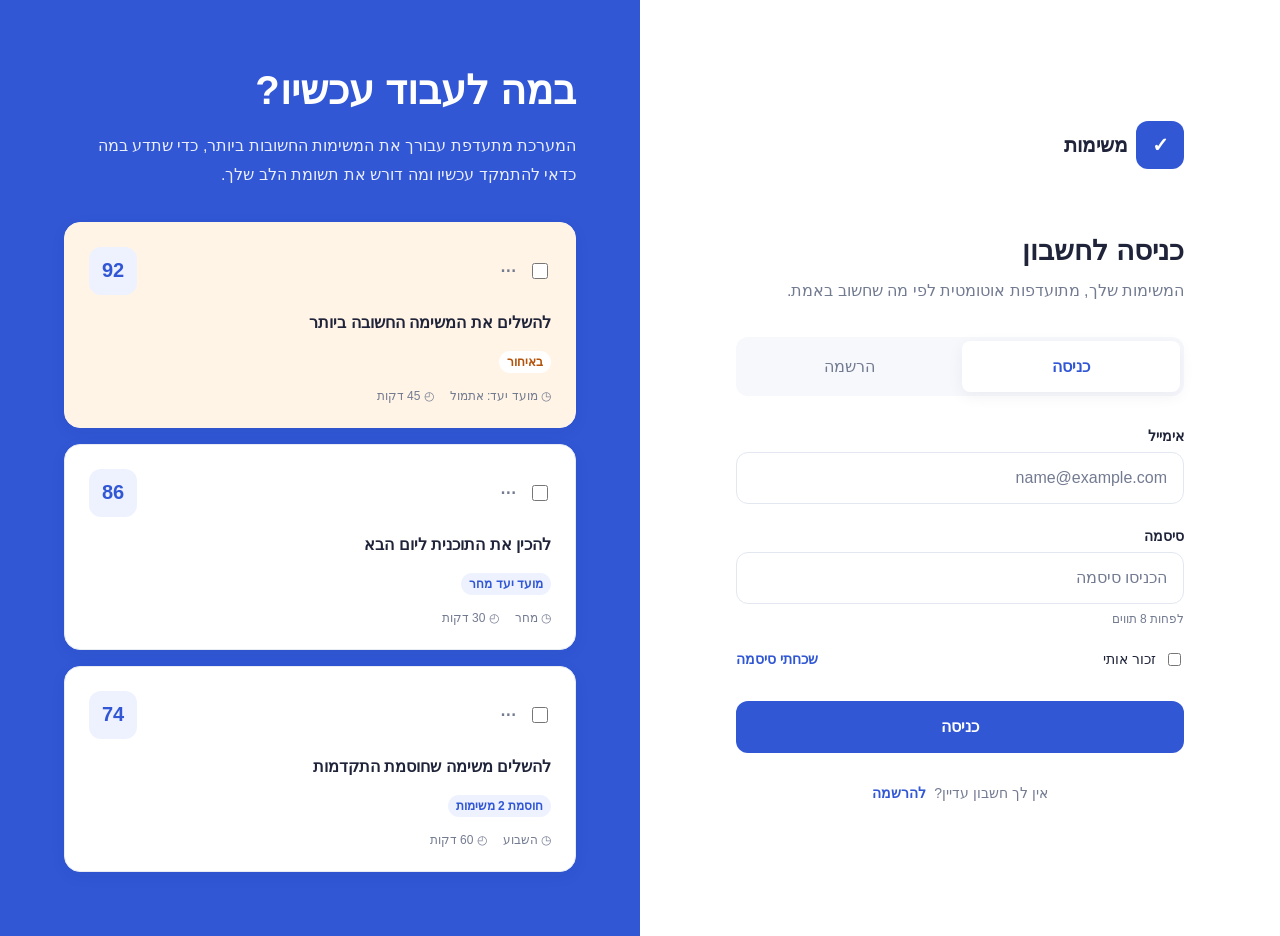
<file: index.html>
<!DOCTYPE html>
<html lang="he" dir="rtl">
<head>
    <meta charset="UTF-8">
    <meta name="viewport" content="width=device-width, initial-scale=1.0">
    <meta name="description" content="משימות - ניהול משימות חכם">
    <title>משימות | כניסה לחשבון</title>

    <link rel="stylesheet" href="styles/tokens.css">
    <link rel="stylesheet" href="styles/auth.css">

    <script src="scripts/auth.js" defer></script>
</head>

<body>
    <main class="auth-layout">

        <!-- צד ימין: טופס כניסה והרשמה -->
        <section class="auth-section">
            <div class="auth-container">

                <a class="brand" href="#" aria-label="משימות">
                    <span class="brand-icon" aria-hidden="true">✓</span>
                    <span>משימות</span>
                </a>

                <div id="auth-default-view">
                <header class="auth-heading">
                    <h1 id="form-title">כניסה לחשבון</h1>
                    <p id="form-subtitle">
                        המשימות שלך, מתועדפות אוטומטית לפי מה שחשוב באמת.
                    </p>
                </header>

                <div class="auth-tabs" role="tablist" aria-label="בחירת פעולה">
                    <button
                        class="tab-button active"
                        id="login-tab"
                        type="button"
                        role="tab"
                        aria-selected="true"
                        aria-controls="auth-form"
                        data-mode="login">
                        כניסה
                    </button>

                    <button
                        class="tab-button"
                        id="register-tab"
                        type="button"
                        role="tab"
                        aria-selected="false"
                        aria-controls="auth-form"
                        data-mode="register">
                        הרשמה
                    </button>
                </div>

                <form id="auth-form" novalidate>

                    <div class="form-field">
                        <label for="email">אימייל</label>
                        <input
                            id="email"
                            name="email"
                            type="email"
                            placeholder="name@example.com"
                            autocomplete="email"
                            required>
                    </div>

                    <div class="form-field">
                        <label for="password">סיסמה</label>
                        <input
                            id="password"
                            name="password"
                            type="password"
                            placeholder="הכניסו סיסמה"
                            autocomplete="current-password"
                            required>
                        <span class="field-hint">לפחות 8 תווים</span>
                    </div>

                    <div class="form-options" id="login-options">
                        <label class="remember-option">
                            <input type="checkbox" id="remember" name="remember">
                            <span>זכור אותי</span>
                        </label>

                        <button
                            class="text-button"
                            type="button"
                            id="forgot-password">
                            שכחתי סיסמה
                        </button>
                    </div>

                    <div
                        class="error-message"
                        id="error-message"
                        role="alert"
                        aria-live="polite"
                        hidden>
                        <span class="error-icon" aria-hidden="true">⚠</span>
                        <span id="error-text">
                            האימייל או הסיסמה שגויים. נסו שוב.
                        </span>
                    </div>

                    <button
                        class="submit-button"
                        id="submit-button"
                        type="submit">
                        <span class="button-text">כניסה</span>
                        <span class="loading-spinner" aria-hidden="true"></span>
                    </button>

                </form>

                <p class="auth-footer">
                    <span id="footer-text">אין לך חשבון עדיין?</span>
                    <button
                        class="text-button"
                        id="footer-switch"
                        type="button">
                        להרשמה
                    </button>
                </p>
                </div>

                <section class="recovery-view" id="recovery-view" aria-labelledby="recovery-title" hidden>
                    <button class="text-button recovery-back" id="recovery-back" type="button">
                        חזרה לכניסה
                    </button>

                    <header class="auth-heading">
                        <h1 id="recovery-title" tabindex="-1">שחזור סיסמה</h1>
                        <p>
                            הזינו את כתובת האימייל שלכם ונשלח אליכם קישור לאיפוס הסיסמה.
                        </p>
                    </header>

                    <form id="recovery-form">
                        <div class="form-field">
                            <label for="recovery-email">אימייל</label>
                            <input
                                id="recovery-email"
                                name="email"
                                type="email"
                                placeholder="name@example.com"
                                autocomplete="email"
                                required>
                        </div>

                        <div
                            class="error-message"
                            id="recovery-error"
                            role="alert"
                            aria-live="polite"
                            hidden>
                            <span class="error-icon" aria-hidden="true">⚠</span>
                            <span id="recovery-error-text"></span>
                        </div>

                        <button class="submit-button" type="submit">
                            שליחת קישור איפוס
                        </button>
                    </form>
                </section>

                <section
                    class="recovery-view recovery-sent-view"
                    id="recovery-sent-view"
                    aria-labelledby="recovery-sent-title"
                    hidden>
                    <span class="recovery-icon" aria-hidden="true">
                        <svg class="recovery-icon-svg" viewBox="0 0 24 24" fill="none">
                            <path d="M3 6.75h18v10.5H3z" stroke="currentColor" stroke-width="1.5" stroke-linejoin="round"/>
                            <path d="m3.75 7.5 8.25 6 8.25-6" stroke="currentColor" stroke-width="1.5" stroke-linecap="round" stroke-linejoin="round"/>
                        </svg>
                    </span>

                    <header class="auth-heading">
                        <h1 id="recovery-sent-title" tabindex="-1">בדקו את תיבת הדואר</h1>
                        <p class="recovery-message">
                            אם כתובת האימייל קיימת במערכת, נשלח אליה קישור לאיפוס הסיסמה.
                        </p>
                    </header>

                    <div class="recovery-actions">
                        <button class="submit-button" id="recovery-sent-back" type="button">
                            חזרה לכניסה
                        </button>
                        <button class="text-button" id="resend-recovery" type="button">
                            שליחה חוזרת
                        </button>
                    </div>

                    <p class="recovery-feedback" id="resend-feedback" role="status" aria-live="polite" hidden>
                        אם כתובת האימייל קיימת במערכת, נשלח אליה קישור נוסף.
                    </p>
                </section>

            </div>
        </section>

        <!-- צד שמאל: פאנל כחול וכרטיסי משימות -->
        <aside class="promo-section">
            <div class="promo-content">

                <header class="promo-heading">
                    <h2>במה לעבוד עכשיו?</h2>

                    <p class="promo-description">
                        המערכת מתעדפת עבורך את המשימות החשובות ביותר,
                        כדי שתדע במה כדאי להתמקד עכשיו ומה דורש את תשומת הלב שלך.
                    </p>
                </header>

                <div class="example-cards">

                    <!-- משימה ראשונה: באיחור -->
                    <article class="example-card overdue">
                        <div class="card-top">
                            <div class="card-leading">
                                <input
                                    class="card-checkbox"
                                    type="checkbox"
                                    aria-label="סמן משימה כהושלמה">

                                <button
                                    class="card-menu"
                                    type="button"
                                    aria-label="אפשרויות למשימה">
                                    ⋯
                                </button>
                            </div>

                            <span class="card-score">92</span>
                        </div>

                        <h3>להשלים את המשימה החשובה ביותר</h3>

                        <div class="card-tags">
                            <span class="card-tag warning">באיחור</span>
                        </div>

                        <div class="card-meta">
                            <span>◷ מועד יעד: אתמול</span>
                            <span>◴ 45 דקות</span>
                        </div>
                    </article>

                    <!-- משימה שנייה -->
                    <article class="example-card">
                        <div class="card-top">
                            <div class="card-leading">
                                <input
                                    class="card-checkbox"
                                    type="checkbox"
                                    aria-label="סמן משימה כהושלמה">

                                <button
                                    class="card-menu"
                                    type="button"
                                    aria-label="אפשרויות למשימה">
                                    ⋯
                                </button>
                            </div>

                            <span class="card-score">86</span>
                        </div>

                        <h3>להכין את התוכנית ליום הבא</h3>

                        <div class="card-tags">
                            <span class="card-tag primary">מועד יעד מחר</span>
                        </div>

                        <div class="card-meta">
                            <span>◷ מחר</span>
                            <span>◴ 30 דקות</span>
                        </div>
                    </article>

                    <!-- משימה שלישית -->
                    <article class="example-card">
                        <div class="card-top">
                            <div class="card-leading">
                                <input
                                    class="card-checkbox"
                                    type="checkbox"
                                    aria-label="סמן משימה כהושלמה">

                                <button
                                    class="card-menu"
                                    type="button"
                                    aria-label="אפשרויות למשימה">
                                    ⋯
                                </button>
                            </div>

                            <span class="card-score">74</span>
                        </div>

                        <h3>להשלים משימה שחוסמת התקדמות</h3>

                        <div class="card-tags">
                            <span class="card-tag primary">חוסמת 2 משימות</span>
                        </div>

                        <div class="card-meta">
                            <span>◷ השבוע</span>
                            <span>◴ 60 דקות</span>
                        </div>
                    </article>

                </div>
            </div>
        </aside>

    </main>
</body>
</html>
</file>
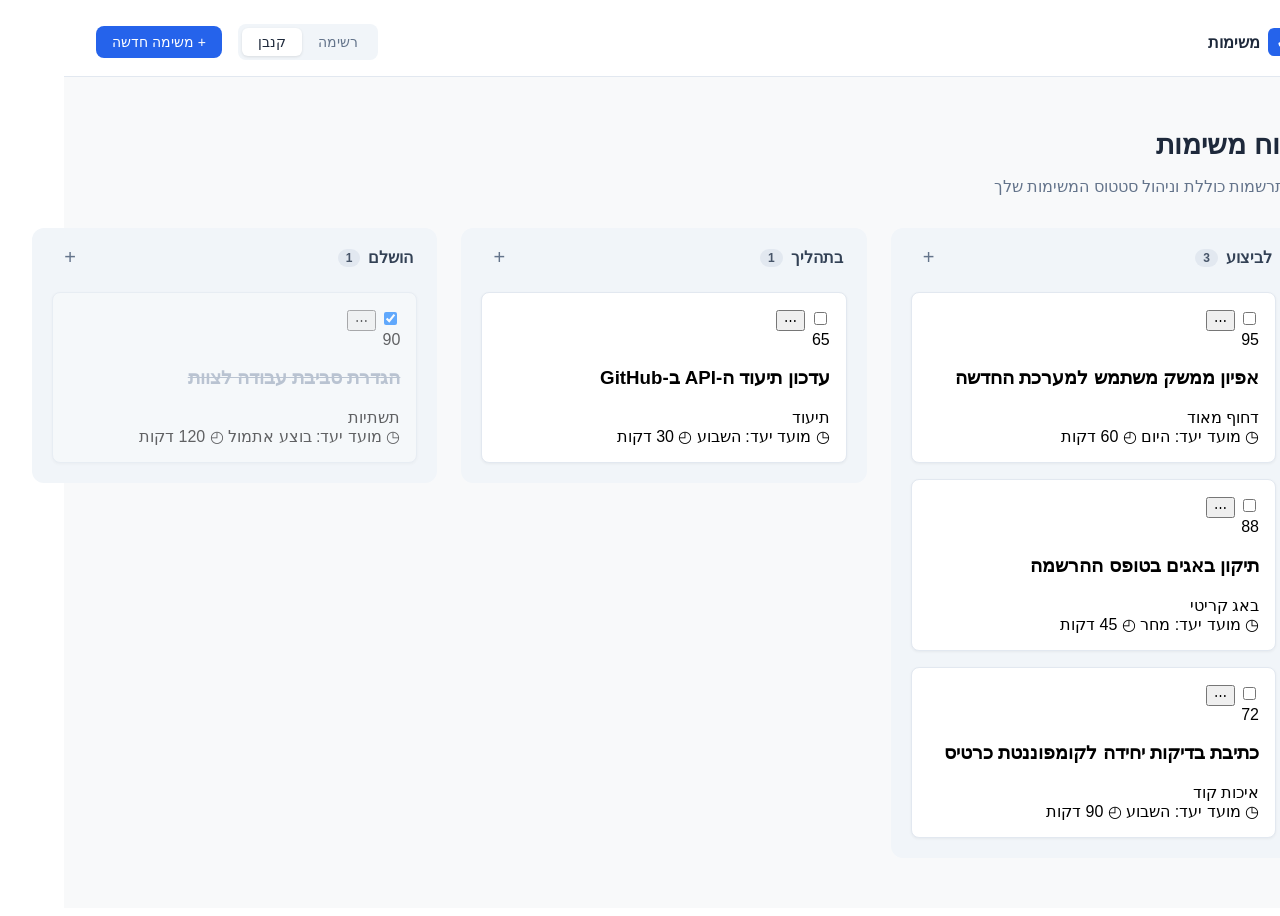
<file: kanban.html>
<!DOCTYPE html>
<html lang="he" dir="rtl">
<head>
    <meta charset="UTF-8">
    <meta name="viewport" content="width=device-width, initial-scale=1.0">
    <meta name="description" content="לוח קנבן - ניהול משימות חכם">
    <title>משימות | לוח קנבן</title>

    <link rel="stylesheet" href="styles/tokens.css">
    <link rel="stylesheet" href="styles/kanban.css">

    <script src="scripts/kanban.js" defer></script>
</head>
<body>
    <div class="app-layout">
        
        <!-- סרגל כלים עליון -->
        <header class="app-header">
            <a class="brand" href="#" aria-label="משימות">
                <span class="brand-icon" aria-hidden="true">✓</span>
                <span>משימות</span>
            </a>

            <div class="header-actions">
                <!-- מתג מעבר תצוגה -->
                <div class="view-toggle" role="radiogroup" aria-label="תצוגת משימות">
                    <button class="toggle-button" type="button" role="radio" aria-checked="false" id="view-list">
                        רשימה
                    </button>
                    <button class="toggle-button active" type="button" role="radio" aria-checked="true" id="view-kanban">
                        קנבן
                    </button>
                </div>

                <a href="new-task.html" class="primary-button">+ משימה חדשה</a>
            </div>
        </header>

        <!-- תוכן הלוח -->
        <main class="kanban-container">
            <header class="board-header">
                <h1>לוח משימות</h1>
                <p>התרשמות כוללת וניהול סטטוס המשימות שלך</p>
            </header>

            <section class="kanban-board" aria-label="לוח קנבן">
                
                <!-- עמודה 1: לביצוע -->
                <div class="kanban-column" data-status="todo">
                    <div class="column-header">
                        <div class="column-title">
                            <h2>לביצוע</h2>
                            <span class="task-count" id="count-todo">0</span>
                        </div>
                        <button class="add-task-btn" type="button" aria-label="הוסף משימה לביצוע">+</button>
                    </div>
                    <div class="column-content" id="column-todo">
                        <!-- כרטיסי משימות יוזרקו לכאן דינמית -->
                    </div>
                </div>

                <!-- עמודה 2: בתהליך -->
                <div class="kanban-column" data-status="in-progress">
                    <div class="column-header">
                        <div class="column-title">
                            <h2>בתהליך</h2>
                            <span class="task-count" id="count-in-progress">0</span>
                        </div>
                        <button class="add-task-btn" type="button" aria-label="הוסף משימה בתהליך">+</button>
                    </div>
                    <div class="column-content" id="column-in-progress">
                        <!-- כרטיסי משימות יוזרקו לכאן דינמית -->
                    </div>
                </div>

                <!-- עמודה 3: הושלם -->
                <div class="kanban-column" data-status="done">
                    <div class="column-header">
                        <div class="column-title">
                            <h2>הושלם</h2>
                            <span class="task-count" id="count-done">0</span>
                        </div>
                        <button class="add-task-btn" type="button" aria-label="הוסף משימה שהושלמה">+</button>
                    </div>
                    <div class="column-content" id="column-done">
                        <!-- כרטיסי משימות יוזרקו לכאן דינמית -->
                    </div>
                </div>

            </section>
        </main>
    </div>
</body>
</html>
</file>
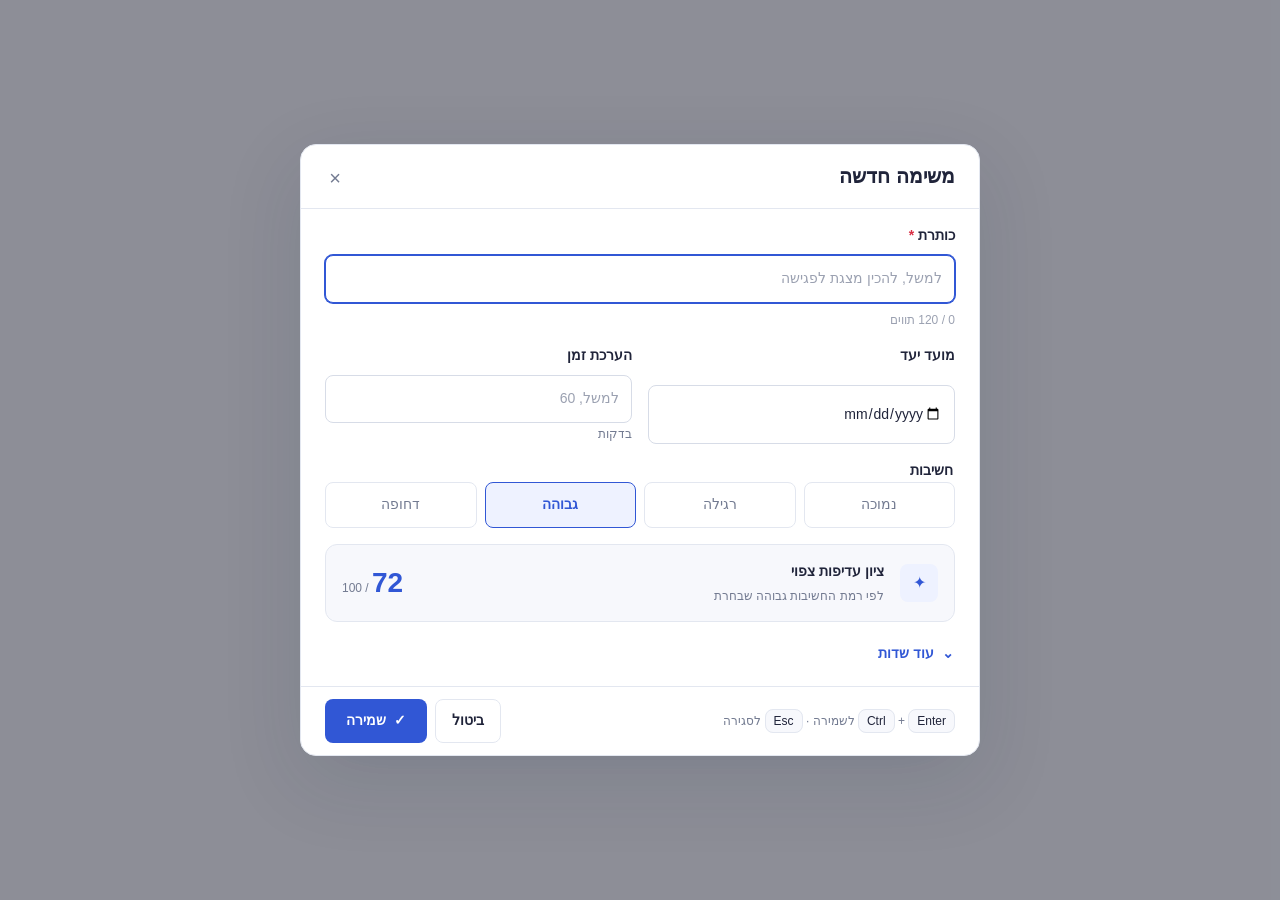
<file: new-task.html>
<!DOCTYPE html>
<html lang="he" dir="rtl">
<head>
  <meta charset="UTF-8">
  <meta name="viewport" content="width=device-width, initial-scale=1.0">
  <title>משימה חדשה · Smart Todos</title>
  <link rel="stylesheet" href="styles/tokens.css">
  <link rel="stylesheet" href="styles/new-task.css">
  <script src="scripts/new-task.js" defer></script>
</head>
<body>
  <main class="page-shell">
    <button class="primary-button" id="open-modal" type="button" aria-haspopup="dialog" aria-controls="task-dialog" aria-expanded="true"><span aria-hidden="true">＋</span> משימה חדשה</button>
  </main>

  <div class="overlay" id="overlay">
    <section class="modal" id="task-dialog" role="dialog" aria-modal="true" aria-labelledby="modal-title" aria-describedby="keyboard-hint">
      <header class="modal-header">
        <h2 class="modal-title" id="modal-title">משימה חדשה</h2>
        <button class="close-button" id="close-modal" type="button" aria-label="סגירה">×</button>
      </header>

      <form id="task-form">
        <div class="modal-body">
          <div class="field">
            <label class="field-label" for="task-title">כותרת <span class="required" aria-hidden="true">*</span><span class="visually-hidden"> (שדה חובה)</span></label>
            <input class="field-control" id="task-title" name="title" type="text" maxlength="120" placeholder="למשל, להכין מצגת לפגישה" required autofocus aria-describedby="title-counter">
            <div class="title-counter" id="title-counter" aria-live="polite">0 / 120 תווים</div>
          </div>

          <div class="field-grid">
            <div class="field">
              <label class="field-label" for="due-date">מועד יעד</label>
              <input class="field-control" id="due-date" name="dueDate" type="date">
            </div>
            <div class="field">
              <label class="field-label" for="estimate">הערכת זמן</label>
              <div>
                <input class="field-control" id="estimate" name="estimate" type="number" min="1" placeholder="למשל, 60" aria-describedby="estimate-hint">
                <span class="field-hint" id="estimate-hint">בדקות</span>
              </div>
            </div>
          </div>

          <fieldset class="field importance-field">
            <legend class="field-label">חשיבות</legend>
            <div class="importance-options" role="radiogroup" aria-label="חשיבות המשימה">
              <button class="importance-option" type="button" role="radio" aria-checked="false" data-importance="low">נמוכה</button>
              <button class="importance-option" type="button" role="radio" aria-checked="false" data-importance="normal">רגילה</button>
              <button class="importance-option" type="button" role="radio" aria-checked="true" data-importance="high">גבוהה</button>
              <button class="importance-option" type="button" role="radio" aria-checked="false" data-importance="urgent">דחופה</button>
            </div>
          </fieldset>

          <section class="priority-card" aria-label="ציון עדיפות צפוי">
            <span class="priority-icon" aria-hidden="true">✦</span>
            <div class="priority-copy">
              <p class="priority-title">ציון עדיפות צפוי</p>
              <p class="priority-description" id="priority-description">לפי רמת החשיבות שבחרת</p>
            </div>
            <div class="priority-score"><span id="priority-score">72</span><small> / 100</small></div>
          </section>

          <button class="more-toggle" id="more-toggle" type="button" aria-expanded="false" aria-controls="extra-fields">
            <span class="chevron" aria-hidden="true">⌄</span><span>עוד שדות</span>
          </button>
          <div class="extra-fields" id="extra-fields" hidden>
            <div class="field">
              <label class="field-label" for="tags">תגיות</label>
              <input class="field-control" id="tags" name="tags" type="text" placeholder="הפרידי בין תגיות בפסיק">
            </div>
            <div class="field">
              <label class="field-label" for="dependency">תלויה במשימה</label>
              <input class="field-control" id="dependency" name="dependency" type="text" placeholder="שם המשימה">
            </div>
            <div class="field">
              <label class="field-label" for="description">תיאור</label>
              <textarea class="field-control description-control" id="description" name="description" placeholder="הוסיפי פרטים שיעזרו לך להשלים את המשימה"></textarea>
            </div>
          </div>
        </div>

        <footer class="modal-footer">
          <div class="keyboard-hint" id="keyboard-hint"><kbd>Ctrl</kbd> + <kbd>Enter</kbd> לשמירה <span aria-hidden="true">·</span> <kbd>Esc</kbd> לסגירה</div>
          <div class="footer-actions">
            <button class="secondary-button" id="cancel-modal" type="button">ביטול</button>
            <button class="primary-button" type="submit"><span aria-hidden="true">✓</span> שמירה</button>
          </div>
        </footer>
      </form>
    </section>
  </div>
  <div class="toast" id="toast" role="status" aria-live="polite" hidden></div>

</body>
</html>
</file>
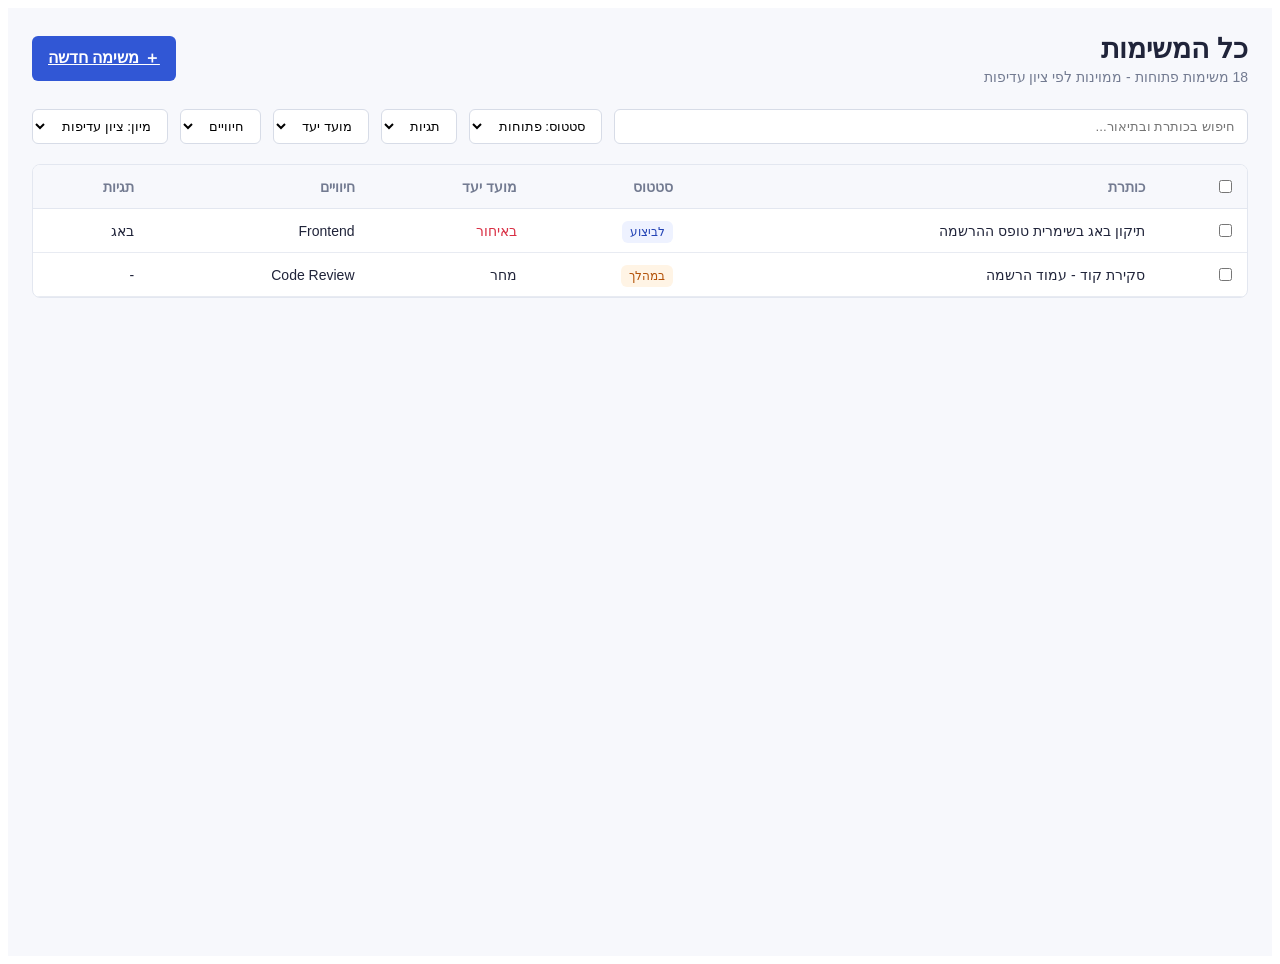
<file: tasks.html>
<!DOCTYPE html>
<html lang="he" dir="rtl">
<head>
    <meta charset="UTF-8">
    <meta name="viewport" content="width=device-width, initial-scale=1.0">
    <title>כל המשימות · Smart Todos</title>
    <link rel="stylesheet" href="styles/tokens.css">
    <link rel="stylesheet" href="styles/tasks.css">
</head>
<body>
    <main class="page-shell">
        <!-- כותרת ראשית וכפתור משימה חדשה -->
        <header class="page-header">
            <div>
                <h1 class="page-title">כל המשימות</h1>
                <p class="page-subtitle">18 משימות פתוחות - ממוינות לפי ציון עדיפות</p>
            </div>
            <a class="primary-button" href="new-task.html">＋ משימה חדשה</a>
        </header>

        <!-- סרגל כלים: חיפוש ומסננים -->
        <section class="toolbar" aria-label="חיפוש ומסננים">
            <input class="toolbar-search" type="search" placeholder="חיפוש בכותרת ובתיאור..." aria-label="חיפוש">
            <select class="toolbar-select" aria-label="סטטוס"><option>סטטוס: פתוחות</option></select>
            <select class="toolbar-select" aria-label="תגיות"><option>תגיות</option></select>
            <select class="toolbar-select" aria-label="מועד יעד"><option>מועד יעד</option></select>
            <select class="toolbar-select" aria-label="חיוויים"><option>חיוויים</option></select>
            <select class="toolbar-select" aria-label="מיון"><option>מיון: ציון עדיפות</option></select>
        </section>

        <!-- טבלת משימות ראשית -->
        <section class="tasks-card">
            <table class="tasks-table">
                <thead>
                    <tr>
                        <th><input type="checkbox" aria-label="בחירת הכול"></th>
                        <th>כותרת</th>
                        <th>סטטוס</th>
                        <th>מועד יעד</th>
                        <th>חיוויים</th>
                        <th>תגיות</th>
                    </tr>
                </thead>
                <tbody>
                    <tr>
                        <td><input type="checkbox" aria-label="בחירת משימה"></td>
                        <td class="task-title">תיקון באג בשימרית טופס ההרשמה</td>
                        <td><span class="status-badge status-todo">לביצוע</span></td>
                        <td class="task-overdue">באיחור</td>
                        <td>Frontend</td>
                        <td>באג</td>
                    </tr>
                    <tr>
                        <td><input type="checkbox" aria-label="בחירת משימה"></td>
                        <td class="task-title">סקירת קוד - עמוד הרשמה</td>
                        <td><span class="status-badge status-in-progress">במהלך</span></td>
                        <td>מחר</td>
                        <td>Code Review</td>
                        <td>-</td>
                    </tr>
                </tbody>
            </table>
        </section>
    </main>
</body>
</html>
</file>
<file: styles/tokens.css>
:root {
    /* Colors */
    --color-primary: #3157D5;
    --color-primary-dark: #2444B5;
    --color-primary-light: #EEF2FF;

    --color-background: #FFFFFF;
    --color-background-soft: #F7F8FC;

    --color-text: #20243A;
    --color-text-secondary: #737B91;
    --color-text-subtle: #9BA1B1;

    --color-border: #E3E7F0;
    --color-border-strong: #D7DCE7;

    --color-error: #D93045;
    --color-error-background: #FFF0F1;

    --color-warning: #B45309;
    --color-warning-background: #FFF4E5;

    --color-success: #16865B;
    --color-success-background: #E8F7EF;

    --color-white: #FFFFFF;
    --color-black: #20243A;

    --color-promo: #3157D5;
    --color-promo-text: #FFFFFF;

    --color-card-border: #E8EBF2;
    --color-card-muted: #F7F8FC;
    --color-score-background: #EEF2FF;

    /* Spacing */
    --spacing-xs: 0.25rem;
    --spacing-sm: 0.5rem;
    --spacing-smd: 0.75rem;
    --spacing-md: 1rem;
    --spacing-mdl: 1.25rem;
    --spacing-lg: 1.5rem;
    --spacing-xl: 2rem;
    --spacing-2xl: 3rem;
    --spacing-3xl: 4rem;

    /* Radius */
    --radius-xs: 0.375rem;
    --radius-sm: 0.5rem;
    --radius-md: 0.75rem;
    --radius-lg: 1rem;
    --radius-xl: 1.5rem;
    --radius-full: 999px;

    /* Typography */
    --font-family: Arial, Helvetica, sans-serif;
    --font-size-xs: 0.75rem;
    --font-size-sm: 0.875rem;
    --font-size-md: 1rem;
    --font-size-lg: 1.25rem;
    --font-size-xl: 1.75rem;
    --font-size-2xl: 2.5rem;
    --line-height-body: 1.55;

    /* Layout */
    --content-width: 28rem;
    --promo-content-width: 36rem;
    --field-height: 3.25rem;
    --card-score-size: 3rem;
    --panel-padding: var(--spacing-3xl);
    --border-width: 1px;
    --focus-ring-width: 0.2rem;
    --icon-size: 1.25rem;
    --priority-icon-size: 2.375rem;
    --button-height: 2.75rem;
    --modal-field-height: 2.875rem;
    --modal-max-width: 42.5rem;
    --textarea-min-height: 6rem;

    /* Effects */
    --shadow-card: 0 0.5rem 2rem rgba(25, 35, 70, 0.08);
    --shadow-soft: 0 0.25rem 1rem rgba(25, 35, 70, 0.06);
    --color-backdrop: rgb(25 28 43 / 48%);
    --shadow-modal: 0 1.5rem 5rem rgb(30 34 56 / 14%);
    --transition: 180ms ease;
}
</file>
<file: styles/auth.css>
* {
    box-sizing: border-box;
}

html {
    min-height: 100%;
}

body {
    margin: 0;
    min-height: 100vh;
    font-family: var(--font-family);
    color: var(--color-text);
    background: var(--color-background);
}

button,
input {
    font: inherit;
}

button {
    cursor: pointer;
}

button:focus-visible,
input:focus-visible {
    outline: var(--focus-ring-width) solid var(--color-primary-light);
    outline-offset: var(--spacing-xs);
}

.auth-layout {
    display: grid;
    grid-template-columns: minmax(0, 1fr) minmax(0, 1fr);
    min-height: 100vh;
    direction: rtl;
}

/* Login section */

.auth-section {
    display: flex;
    justify-content: center;
    align-items: center;
    padding: var(--spacing-2xl);
    background: var(--color-background);
}

.auth-container {
    width: 100%;
    max-width: var(--content-width);
}

.brand {
    display: inline-flex;
    align-items: center;
    gap: var(--spacing-sm);
    margin-bottom: var(--spacing-3xl);
    color: var(--color-text);
    text-decoration: none;
    font-size: var(--font-size-lg);
    font-weight: 700;
}

.brand-icon {
    display: grid;
    place-items: center;
    width: var(--spacing-2xl);
    height: var(--spacing-2xl);
    color: var(--color-white);
    background: var(--color-primary);
    border-radius: var(--radius-md);
}

.auth-heading {
    margin-bottom: var(--spacing-xl);
}

.auth-heading h1 {
    margin: 0 0 var(--spacing-sm);
    font-size: var(--font-size-xl);
    line-height: 1.3;
}

.auth-heading p {
    margin: 0;
    color: var(--color-text-secondary);
    line-height: 1.7;
}

.recovery-back {
    margin-bottom: var(--spacing-xl);
}

.recovery-icon {
    display: grid;
    place-items: center;
    width: var(--spacing-2xl);
    height: var(--spacing-2xl);
    margin: 0 auto var(--spacing-md);
    border-radius: var(--radius-full);
    color: var(--color-success);
    background: var(--color-success-background);
}

.recovery-icon-svg {
    width: var(--icon-size);
    height: var(--icon-size);
}

.recovery-sent-view {
    text-align: center;
}

.recovery-message {
    margin: 0 0 var(--spacing-xl);
    color: var(--color-text-secondary);
    line-height: var(--line-height-body);
}

.recovery-actions {
    display: flex;
    flex-direction: column;
    align-items: stretch;
    gap: var(--spacing-md);
}

.recovery-feedback {
    margin-block-start: var(--spacing-md);
    color: var(--color-success);
    font-size: var(--font-size-sm);
}

/* Tabs */

.auth-tabs {
    display: grid;
    grid-template-columns: 1fr 1fr;
    gap: var(--spacing-xs);
    padding: var(--spacing-xs);
    margin-bottom: var(--spacing-xl);
    background: var(--color-background-soft);
    border-radius: var(--radius-md);
}

.tab-button {
    padding: var(--spacing-md);
    border: 0;
    border-radius: var(--radius-sm);
    color: var(--color-text-secondary);
    background: transparent;
    transition: var(--transition);
}

.tab-button.active {
    color: var(--color-primary);
    background: var(--color-white);
    box-shadow: var(--shadow-soft);
    font-weight: 700;
}

/* Form fields */

.form-field {
    display: flex;
    flex-direction: column;
    gap: var(--spacing-sm);
    margin-bottom: var(--spacing-lg);
}

.form-field label {
    font-size: var(--font-size-sm);
    font-weight: 700;
}

.form-field input {
    width: 100%;
    min-height: var(--field-height);
    padding: var(--spacing-md);
    border: var(--border-width) solid var(--color-border);
    border-radius: var(--radius-md);
    color: var(--color-text);
    background: var(--color-background);
    outline: none;
    transition: var(--transition);
}

.form-field input::placeholder {
    color: var(--color-text-secondary);
}

.form-field input:focus {
    border-color: var(--color-primary);
    box-shadow: 0 0 0 var(--focus-ring-width) var(--color-primary-light);
}

.field-hint {
    color: var(--color-text-secondary);
    font-size: var(--font-size-xs);
}

/* Form options */

.form-options {
    display: flex;
    justify-content: space-between;
    align-items: center;
    gap: var(--spacing-md);
    margin-bottom: var(--spacing-xl);
    font-size: var(--font-size-sm);
}

.remember-option {
    display: inline-flex;
    align-items: center;
    gap: var(--spacing-sm);
    cursor: pointer;
}

.remember-option input {
    accent-color: var(--color-primary);
}

.text-button {
    padding: 0;
    border: 0;
    color: var(--color-primary);
    background: transparent;
    font-size: inherit;
    font-weight: 700;
}

.text-button:hover {
    color: var(--color-primary-dark);
    text-decoration: underline;
}

/* Error message */

.error-message {
    display: flex;
    align-items: center;
    gap: var(--spacing-sm);
    padding: var(--spacing-md);
    margin-bottom: var(--spacing-md);
    border: var(--border-width) solid var(--color-warning-background);
    border-radius: var(--radius-md);
    color: var(--color-warning);
    background: var(--color-warning-background);
    font-size: var(--font-size-sm);
    line-height: 1.5;
}

.error-message[hidden] {
    display: none;
}

.error-icon {
    flex-shrink: 0;
    font-weight: 700;
}

/* Submit button */

.submit-button {
    display: flex;
    justify-content: center;
    align-items: center;
    gap: var(--spacing-sm);
    width: 100%;
    min-height: var(--field-height);
    padding: var(--spacing-md);
    border: 0;
    border-radius: var(--radius-md);
    color: var(--color-white);
    background: var(--color-primary);
    font-weight: 700;
    transition: var(--transition);
}

.submit-button:hover {
    background: var(--color-primary-dark);
}

.submit-button:disabled {
    opacity: 0.7;
    cursor: not-allowed;
}

.loading-spinner {
    display: none;
    width: var(--spacing-lg);
    height: var(--spacing-lg);
    border: var(--border-width) solid var(--color-white);
    border-top-color: transparent;
    border-radius: var(--radius-full);
    animation: spin 700ms linear infinite;
}

.submit-button.loading .loading-spinner {
    display: inline-block;
}

@keyframes spin {
    to {
        transform: rotate(360deg);
    }
}

/* Footer */

.auth-footer {
    display: flex;
    justify-content: center;
    align-items: center;
    flex-wrap: wrap;
    gap: var(--spacing-sm);
    margin-top: var(--spacing-xl);
    color: var(--color-text-secondary);
    font-size: var(--font-size-sm);
}

/* Blue promotional panel */

.promo-section {
    display: flex;
    justify-content: center;
    align-items: center;
    padding: var(--panel-padding);
    color: var(--color-promo-text);
    background: var(--color-promo);
}

.promo-content {
    width: 100%;
    max-width: var(--promo-content-width);
}

.promo-heading {
    margin-bottom: var(--spacing-xl);
}

.promo-heading h2 {
    margin: 0 0 var(--spacing-md);
    font-size: var(--font-size-2xl);
    line-height: 1.3;
}

.promo-description {
    max-width: var(--promo-content-width);
    margin: 0;
    font-size: var(--font-size-md);
    line-height: 1.8;
    opacity: 0.9;
}

/* Example task cards */

.example-cards {
    display: flex;
    flex-direction: column;
    gap: var(--spacing-md);
}

.example-card {
    padding: var(--spacing-lg);
    border: var(--border-width) solid var(--color-card-border);
    border-radius: var(--radius-lg);
    color: var(--color-text);
    background: var(--color-white);
    box-shadow: var(--shadow-soft);
}

.example-card.overdue {
    background: var(--color-warning-background);
    border-color: var(--color-warning-background);
}

.card-top {
    display: flex;
    justify-content: space-between;
    align-items: center;
    gap: var(--spacing-md);
    margin-bottom: var(--spacing-md);
}

.card-leading,
.card-actions {
    display: flex;
    align-items: center;
    gap: var(--spacing-sm);
}

.card-checkbox {
    width: var(--spacing-md);
    height: var(--spacing-md);
    accent-color: var(--color-primary);
}

.card-menu {
    padding: var(--spacing-xs);
    border: 0;
    color: var(--color-text-secondary);
    background: transparent;
    font-weight: 700;
}

.card-score {
    display: grid;
    place-items: center;
    width: var(--card-score-size);
    height: var(--card-score-size);
    border-radius: var(--radius-md);
    color: var(--color-primary);
    background: var(--color-score-background);
    font-size: var(--font-size-lg);
    font-weight: 700;
}

.example-card h3 {
    margin: 0 0 var(--spacing-md);
    font-size: var(--font-size-md);
    line-height: 1.5;
}

.card-tags {
    display: flex;
    flex-wrap: wrap;
    gap: var(--spacing-sm);
    margin-bottom: var(--spacing-md);
}

.card-tag {
    display: inline-flex;
    align-items: center;
    padding: var(--spacing-xs) var(--spacing-sm);
    border-radius: var(--radius-full);
    color: var(--color-text-secondary);
    background: var(--color-card-muted);
    font-size: var(--font-size-xs);
    font-weight: 700;
}

.card-tag.warning {
    color: var(--color-warning);
    background: var(--color-white);
}

.card-tag.primary {
    color: var(--color-primary);
    background: var(--color-primary-light);
}

.card-meta {
    display: flex;
    flex-wrap: wrap;
    gap: var(--spacing-md);
    color: var(--color-text-secondary);
    font-size: var(--font-size-xs);
}

.card-meta span {
    display: inline-flex;
    align-items: center;
    gap: var(--spacing-xs);
}

/* Responsive */

@media (max-width: 56rem) {
    .auth-layout {
        grid-template-columns: 1fr;
    }

    .promo-section {
        grid-row: 1;
        padding: var(--spacing-2xl);
    }

    .promo-heading h2 {
        font-size: var(--font-size-xl);
    }

    .auth-section {
        padding: var(--spacing-2xl);
    }

    .brand {
        margin-bottom: var(--spacing-xl);
    }
}

@media (max-width: 36rem) {
    .promo-section {
        padding: var(--spacing-xl);
    }

    .auth-section {
        padding: var(--spacing-lg);
    }

    .example-card {
        padding: var(--spacing-md);
    }

    .form-options {
        align-items: flex-start;
    }
}
</file>
<file: styles/kanban.css>
/* ==========================================
   Kanban Board Styles (SMT-29)
   ========================================== */

.app-layout {
    display: flex;
    flex-direction: column;
    min-height: 100vh;
    background-color: var(--bg-color, #f8f9fa);
    direction: rtl;
    font-family: var(--font-family, inherit);
}

/* סרגל עליון */
.app-header {
    display: flex;
    justify-content: space-between;
    align-items: center;
    padding: 1rem 2rem;
    background-color: var(--surface-color, #ffffff);
    border-bottom: 1px solid var(--border-color, #e2e8f0);
}

.brand {
    display: flex;
    align-items: center;
    gap: 0.5rem;
    font-weight: bold;
    color: var(--text-main, #1e293b);
    text-decoration: none;
}

.brand-icon {
    display: flex;
    align-items: center;
    justify-content: center;
    width: 28px;
    height: 28px;
    background-color: var(--primary-color, #2563eb);
    color: white;
    border-radius: 6px;
}

.header-actions {
    display: flex;
    align-items: center;
    gap: 1rem;
}

/* כפתורי מעבר תצוגה */
.view-toggle {
    display: flex;
    background-color: var(--bg-muted, #f1f5f9);
    padding: 4px;
    border-radius: 8px;
}

.toggle-button {
    background: transparent;
    border: none;
    padding: 6px 16px;
    font-size: 0.875rem;
    font-weight: 500;
    cursor: pointer;
    border-radius: 6px;
    color: var(--text-muted, #64748b);
    transition: all 0.2s ease;
}

.toggle-button.active {
    background-color: var(--surface-color, #ffffff);
    color: var(--text-main, #1e293b);
    box-shadow: 0 1px 3px rgba(0, 0, 0, 0.1);
}

.primary-button {
    background-color: var(--primary-color, #2563eb);
    color: white;
    padding: 8px 16px;
    border-radius: 8px;
    text-decoration: none;
    font-weight: 500;
    font-size: 0.875rem;
    transition: background-color 0.2s;
}

.primary-button:hover {
    background-color: var(--primary-hover, #1d4ed8);
}

/* תוכן הלוח */
.kanban-container {
    padding: 2rem;
    flex: 1;
    max-width: 1400px;
    margin: 0 auto;
    width: 100%;
}

.board-header h1 {
    font-size: 1.75rem;
    color: var(--text-main, #1e293b);
    margin-bottom: 0.25rem;
}

.board-header p {
    color: var(--text-muted, #64748b);
    margin-bottom: 2rem;
}

/* מבנה הלוח והעמודות */
.kanban-board {
    display: grid;
    grid-template-columns: repeat(3, 1fr);
    gap: 1.5rem;
    align-items: start;
    direction: rtl; /* מוודא זרימה נכונה מימין לשמאל */
}

.kanban-column {
    background-color: var(--column-bg, #f1f5f9);
    border-radius: 12px;
    padding: 1rem;
    display: flex;
    flex-direction: column;
    max-height: calc(100vh - 250px);
}

.column-header {
    display: flex;
    justify-content: space-between;
    align-items: center;
    margin-bottom: 1rem;
    padding: 0 0.5rem;
}

.column-title {
    display: flex;
    align-items: center;
    gap: 0.5rem;
}

.column-title h2 {
    font-size: 1rem;
    font-weight: 600;
    color: var(--text-main, #334155);
    margin: 0;
}

.task-count {
    background-color: var(--badge-bg, #e2e8f0);
    color: var(--text-muted, #475569);
    font-size: 0.75rem;
    padding: 2px 8px;
    border-radius: 12px;
    font-weight: 600;
}

.add-task-btn {
    background: transparent;
    border: none;
    font-size: 1.25rem;
    cursor: pointer;
    color: var(--text-muted, #64748b);
    width: 28px;
    height: 28px;
    display: flex;
    align-items: center;
    justify-content: center;
    border-radius: 4px;
    transition: background-color 0.2s;
}

.add-task-btn:hover {
    background-color: var(--action-hover, #e2e8f0);
    color: var(--text-main, #1e293b);
}

.column-content {
    display: flex;
    flex-direction: column;
    gap: 1rem;
    overflow-y: auto;
    padding: 0.25rem;
    min-height: 100px;
}

/* עיצוב כרטיס משימה (מתאים לכרטיסים הקיימים במערכת) */
.kanban-card {
    background-color: var(--surface-color, #ffffff);
    border-radius: 8px;
    padding: 1rem;
    box-shadow: var(--card-shadow, 0 1px 3px rgba(0,0,0,0.05));
    border: 1px solid var(--border-color, #e2e8f0);
    cursor: grab;
    transition: transform 0.2s, box-shadow 0.2s;
}

.kanban-card:active {
    cursor: grabbing;
}

.kanban-card:hover {
    box-shadow: 0 4px 6px -1px rgba(0, 0, 0, 0.1);
}

/* משימה שהושלמה - מעומעם וקו חוצה */
.kanban-card.completed {
    opacity: 0.6;
    background-color: var(--surface-muted, #f8fafc);
}

.kanban-card.completed h3 {
    text-decoration: line-through;
    color: var(--text-muted, #94a3b8);
}
</file>
<file: styles/new-task.css>
* {
  box-sizing: border-box;
}

body {
  display: grid;
  min-height: 100vh;
  margin: 0;
  background: var(--color-background-soft);
  color: var(--color-text);
  font-family: var(--font-family);
  font-size: var(--font-size-sm);
  line-height: var(--line-height-body);
  place-items: center;
}

button,
input,
select,
textarea {
  font: inherit;
}

button {
  color: inherit;
}

.page-shell {
  display: grid;
  width: 100%;
  min-height: 100vh;
  padding: var(--spacing-md);
  place-items: center;
}

.secondary-button,
.primary-button,
.importance-option,
.more-toggle {
  border: var(--border-width) solid transparent;
  cursor: pointer;
}

.primary-button {
  display: inline-flex;
  min-height: var(--button-height);
  align-items: center;
  justify-content: center;
  gap: var(--spacing-sm);
  padding: var(--spacing-sm) var(--spacing-mdl);
  border-radius: var(--radius-sm);
  background: var(--color-primary);
  color: var(--color-background);
  font-weight: 700;
}

.primary-button:hover {
  background: var(--color-primary-dark);
}

.importance-option:focus-visible,
.more-toggle:focus-visible,
.primary-button:focus-visible,
.secondary-button:focus-visible,
.close-button:focus-visible {
  outline: var(--border-width) solid var(--color-primary);
  outline-offset: var(--spacing-xs);
}

.overlay {
  position: fixed;
  z-index: 2;
  display: grid;
  overflow-y: auto;
  padding: var(--spacing-lg);
  background: var(--color-backdrop);
  inset: 0;
  place-items: center;
}

.overlay[hidden] {
  display: none;
}

.modal {
  width: min(100%, var(--modal-max-width));
  max-height: calc(100vh - var(--spacing-2xl));
  overflow-y: auto;
  border: var(--border-width) solid var(--color-border);
  border-radius: var(--radius-lg);
  background: var(--color-background);
  box-shadow: var(--shadow-modal);
}

.modal-header {
  display: flex;
  align-items: center;
  justify-content: space-between;
  padding: var(--spacing-md) var(--spacing-lg);
  border-bottom: var(--border-width) solid var(--color-border);
}

.modal-title {
  margin: 0;
  font-size: var(--font-size-lg);
  font-weight: 700;
}

.close-button {
  width: var(--icon-size);
  height: var(--icon-size);
  padding: 0;
  border: var(--border-width) solid transparent;
  background: transparent;
  color: var(--color-text-secondary);
  cursor: pointer;
  font-size: var(--font-size-lg);
  line-height: 1;
}

.modal-body {
  display: grid;
  gap: var(--spacing-md);
  padding: var(--spacing-md) var(--spacing-lg);
}

.field-grid {
  display: grid;
  grid-template-columns: repeat(2, minmax(0, 1fr));
  gap: var(--spacing-md);
}

.field {
  display: grid;
  min-width: 0;
  gap: var(--spacing-sm);
}

.importance-field {
  min-inline-size: 0;
  margin: 0;
  padding: 0;
  border: 0 solid transparent;
}

.field-label {
  color: var(--color-text);
  font-size: var(--font-size-sm);
  font-weight: 700;
}

.required {
  color: var(--color-error);
}

.field-control {
  width: 100%;
  min-height: var(--modal-field-height);
  padding: var(--spacing-smd);
  border: var(--border-width) solid var(--color-border-strong);
  border-radius: var(--radius-sm);
  outline: none;
  background: var(--color-background);
  color: var(--color-text);
  text-align: right;
}

.field-control::placeholder {
  color: var(--color-text-subtle);
}

.field-control:focus {
  border-color: var(--color-primary);
  box-shadow: 0 0 0 var(--border-width) var(--color-primary);
}

.field-hint {
  color: var(--color-text-secondary);
  font-size: var(--font-size-xs);
}

.title-counter {
  color: var(--color-text-subtle);
  font-size: var(--font-size-xs);
  font-weight: 400;
}

.importance-options {
  display: grid;
  grid-template-columns: repeat(4, minmax(0, 1fr));
  gap: var(--spacing-sm);
}

.importance-option {
  min-height: var(--modal-field-height);
  padding: var(--spacing-sm);
  border-color: var(--color-border);
  border-radius: var(--radius-sm);
  background: var(--color-background);
  color: var(--color-text-secondary);
}

.importance-option[aria-checked="true"] {
  border-color: var(--color-primary);
  background: var(--color-primary-light);
  color: var(--color-primary);
  font-weight: 700;
}

.priority-card {
  display: flex;
  align-items: center;
  gap: var(--spacing-md);
  padding: var(--spacing-md);
  border: var(--border-width) solid var(--color-border);
  border-radius: var(--radius-md);
  background: var(--color-background-soft);
}

.priority-icon {
  display: grid;
  width: var(--priority-icon-size);
  height: var(--priority-icon-size);
  flex: 0 0 var(--priority-icon-size);
  place-items: center;
  border-radius: var(--radius-sm);
  background: var(--color-primary-light);
  color: var(--color-primary);
  font-size: var(--font-size-md);
}

.priority-copy {
  flex: 1;
  min-width: 0;
}

.priority-title {
  margin: 0;
  font-weight: 700;
}

.priority-description {
  margin: var(--spacing-xs) 0 0;
  color: var(--color-text-secondary);
  font-size: var(--font-size-xs);
}

.priority-score {
  color: var(--color-primary);
  font-size: var(--font-size-xl);
  font-weight: 700;
  line-height: 1;
}

.priority-score small {
  color: var(--color-text-secondary);
  font-size: var(--font-size-xs);
  font-weight: 400;
}

.more-toggle {
  display: inline-flex;
  align-items: center;
  gap: var(--spacing-sm);
  padding: var(--spacing-xs) 0;
  background: transparent;
  color: var(--color-primary);
  font-weight: 700;
  justify-self: start;
}

.more-toggle:hover {
  color: var(--color-primary-dark);
}

.chevron {
  display: inline-block;
  transition: transform 160ms ease;
}

.more-toggle[aria-expanded="true"] .chevron {
  transform: rotate(180deg);
}

.extra-fields {
  display: grid;
  gap: var(--spacing-md);
  padding-top: var(--spacing-xs);
}

.extra-fields[hidden] {
  display: none;
}

.description-control {
  min-height: var(--textarea-min-height);
  resize: vertical;
}

.modal-footer {
  display: flex;
  align-items: center;
  justify-content: space-between;
  gap: var(--spacing-md);
  padding: var(--spacing-smd) var(--spacing-lg);
  border-top: var(--border-width) solid var(--color-border);
}

.keyboard-hint {
  color: var(--color-text-secondary);
  font-size: var(--font-size-xs);
}

kbd {
  padding: var(--spacing-xs) var(--spacing-sm);
  border: var(--border-width) solid var(--color-border);
  border-radius: var(--radius-sm);
  background: var(--color-background-soft);
  color: var(--color-text);
  font: inherit;
}

.footer-actions {
  display: flex;
  align-items: center;
  gap: var(--spacing-sm);
}

.secondary-button {
  min-height: var(--button-height);
  padding: var(--spacing-sm) var(--spacing-md);
  border-color: var(--color-border);
  border-radius: var(--radius-sm);
  background: var(--color-background);
  color: var(--color-text);
  font-weight: 700;
}

.secondary-button:hover {
  background: var(--color-background-soft);
}

.toast {
  position: fixed;
  z-index: 3;
  right: 50%;
  bottom: var(--spacing-lg);
  padding: var(--spacing-smd) var(--spacing-mdl);
  transform: translateX(50%);
  border-radius: var(--radius-sm);
  background: var(--color-primary);
  color: var(--color-background);
  box-shadow: var(--shadow-modal);
}

.toast[hidden] {
  display: none;
}

.visually-hidden {
  position: absolute;
  overflow: hidden;
  width: var(--border-width);
  height: var(--border-width);
  padding: 0;
  border: 0;
  clip: rect(0, 0, 0, 0);
  white-space: nowrap;
  clip-path: inset(50%);
}

@media (max-width: 760px) {
  .overlay {
    padding: var(--spacing-smd);
  }

  .modal {
    max-height: calc(100vh - var(--spacing-lg));
  }

  .modal-header,
  .modal-body,
  .modal-footer {
    padding: var(--spacing-md);
  }

  .modal-footer {
    align-items: flex-start;
    flex-direction: column;
  }
}

@media (max-width: 420px) {
  .field-grid {
    grid-template-columns: minmax(0, 1fr);
  }

  .importance-options {
    grid-template-columns: repeat(2, minmax(0, 1fr));
  }
}
</file>
<file: styles/tasks.css>
.page-shell {
    padding: var(--spacing-lg);
    font-family: var(--font-family);
    color: var(--color-text);
    background: var(--color-background-soft);
    min-height: 100vh;
}

.page-header {
    display: flex;
    justify-content: space-between;
    align-items: center;
    margin-bottom: var(--spacing-lg);
}

.page-title {
    margin: 0;
    font-size: var(--font-size-xl);
    font-weight: bold;
}

.page-subtitle {
    margin: var(--spacing-xs) 0 0;
    color: var(--color-text-secondary);
    font-size: var(--font-size-sm);
}

.primary-button {
    background-color: var(--color-primary);
    color: var(--color-white);
    border: none;
    padding: var(--spacing-smd) var(--spacing-md);
    border-radius: var(--radius-xs);
    font-weight: bold;
    cursor: pointer;
    transition: background-color var(--transition);
}

.primary-button:hover {
    background-color: var(--color-primary-dark);
}

.toolbar {
    display: flex;
    gap: var(--spacing-smd);
    margin-bottom: var(--spacing-mdl);
    flex-wrap: wrap;
}

.toolbar-search {
    flex: 1;
}

.toolbar-search,
.toolbar-select {
    padding: var(--spacing-sm) var(--spacing-smd);
    border: var(--border-width) solid var(--color-border-strong);
    border-radius: var(--radius-xs);
    background: var(--color-white);
    font-family: inherit;
}

.tasks-card {
    background: var(--color-white);
    border: var(--border-width) solid var(--color-border);
    border-radius: var(--radius-sm);
    overflow: hidden;
}

.tasks-table {
    width: 100%;
    border-collapse: collapse;
    text-align: right;
}

.tasks-table th,
.tasks-table td {
    padding: var(--spacing-smd);
}

.tasks-table thead tr {
    background: var(--color-background-soft);
    border-bottom: var(--border-width) solid var(--color-border);
    font-size: var(--font-size-sm);
    color: var(--color-text-secondary);
}

.tasks-table tbody {
    font-size: var(--font-size-sm);
}

.tasks-table tbody tr {
    border-bottom: var(--border-width) solid var(--color-card-border);
}

.task-title {
    font-weight: 500;
}

.task-overdue {
    color: var(--color-error);
}

.status-badge {
    padding: var(--spacing-xs) var(--spacing-sm);
    border-radius: var(--radius-xs);
    font-size: var(--font-size-xs);
}

.status-todo {
    background: var(--color-primary-light);
    color: var(--color-primary-dark);
}

.status-in-progress {
    background: var(--color-warning-background);
    color: var(--color-warning);
}
</file>
